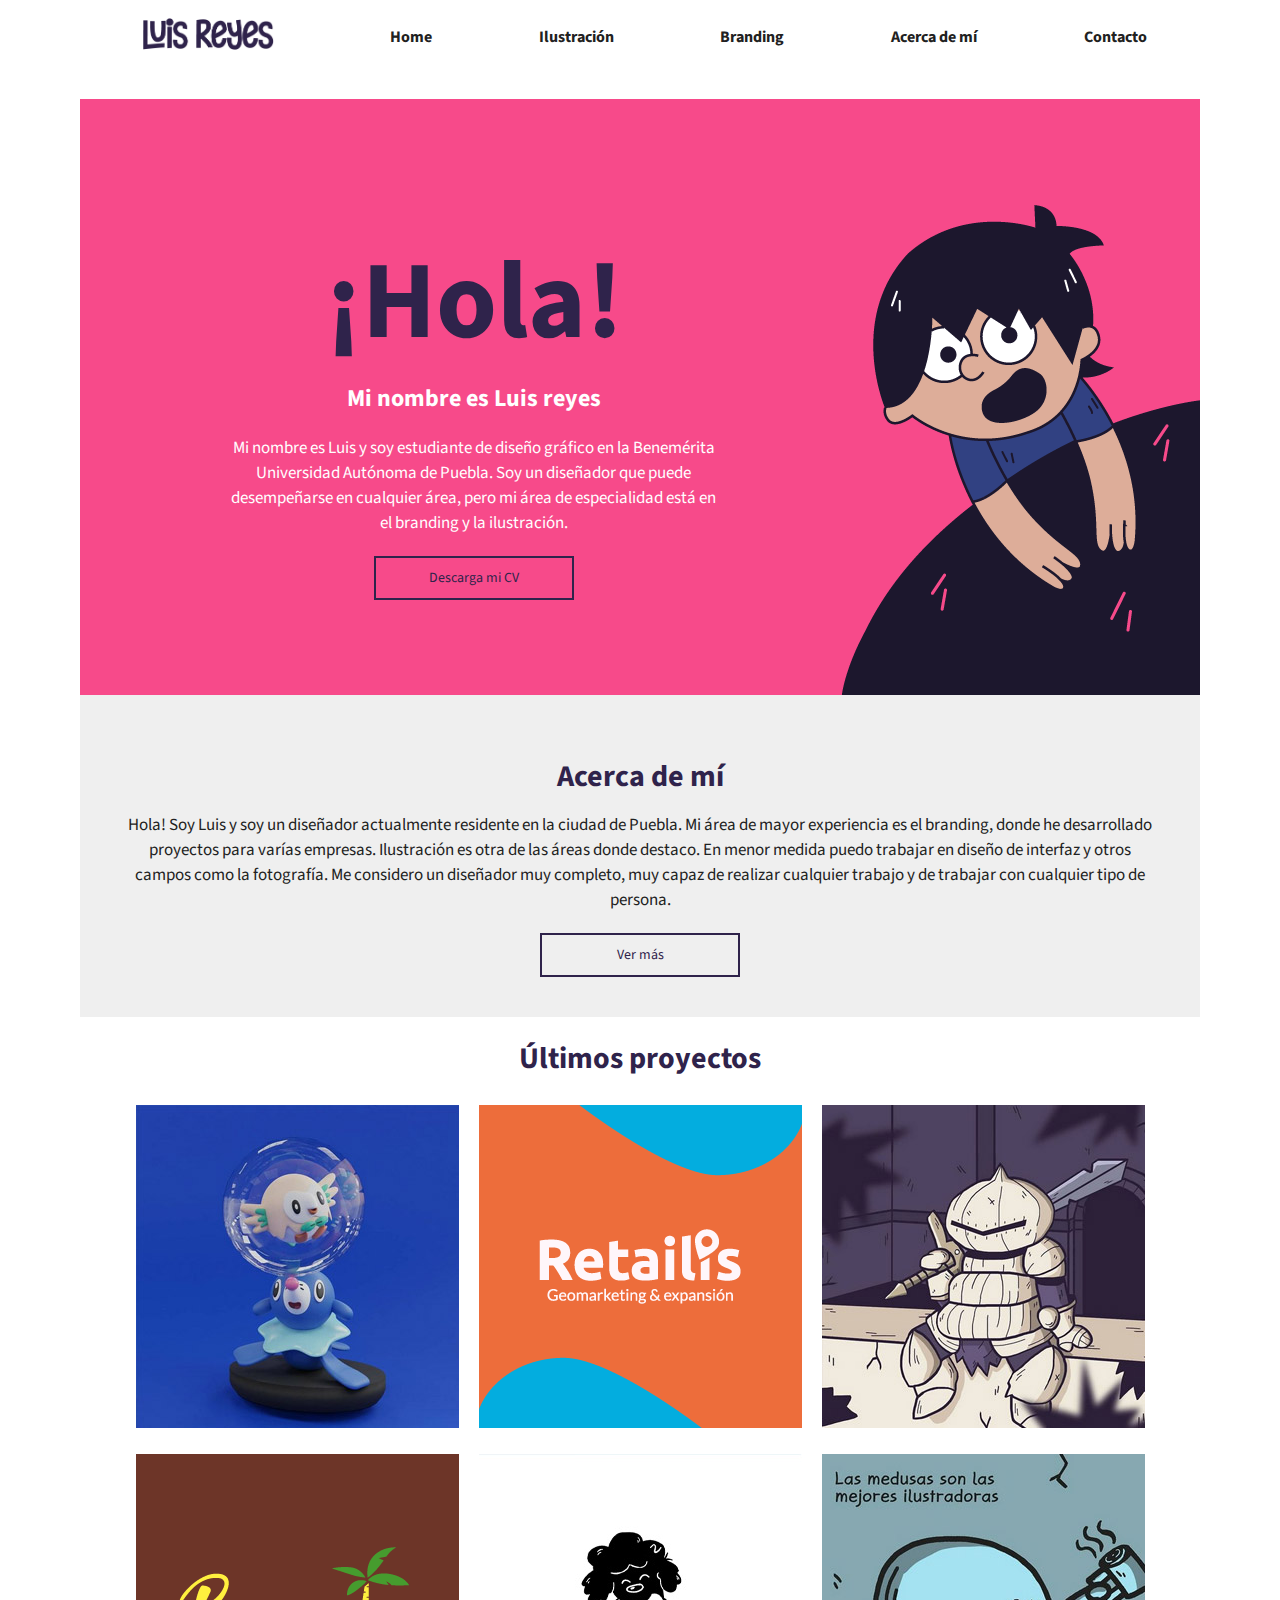
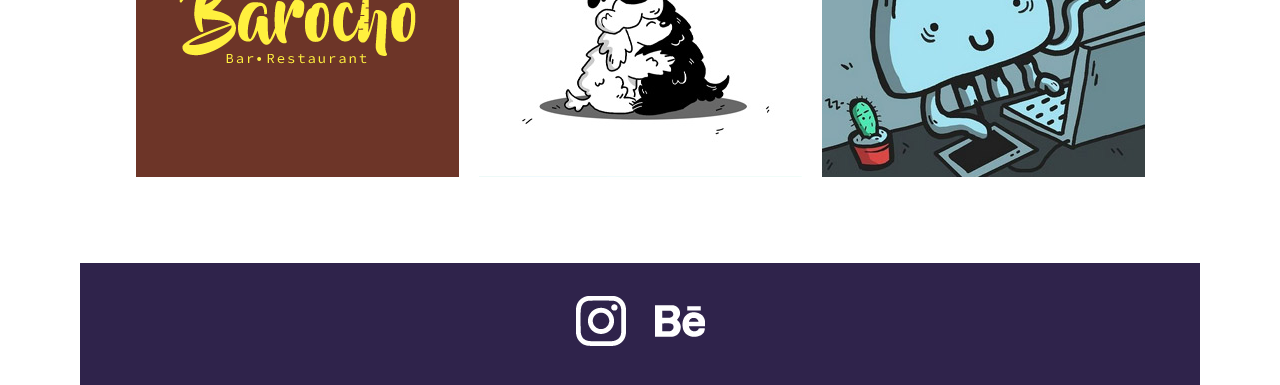
<file: index.html>
<!DOCTYPE html>
<html lang="en">
<head>
    <meta charset="UTF-8">
    <meta http-equiv="X-UA-Compatible" content="IE=edge">
    <meta name="viewport" content="width=device-width, initial-scale=1.0">
    <link rel="stylesheet" href="CSS/styles.css">
    <title>Luis Reyes - Inicio</title>
</head>

<body>
    <header>
        <a href="index.html"><img src="images/logo.png" alt="Logo" width="150px"></a>
        <a href="index.html">Home</a>
        <a href="ilustracion.html">Ilustración</a>
        <a href="branding.html">Branding</a>
        <a href="about.html">Acerca de mí</a>
        <a href="contacto.html">Contacto</a>
    </header>

    <div id="banner">
        <div class="texto">
            <h1>¡Hola!</h1>
            <h2>Mi nombre es Luis reyes</h2>
            <p>Mi nombre es Luis y soy estudiante de diseño gráfico en la Benemérita Universidad Autónoma de Puebla.  Soy un diseñador que puede desempeñarse en cualquier área, pero mi área de especialidad está en el branding y la ilustración.</p>
            <a href="Documents/ReyesRamos_CV.pdf" target="_blank"><div class="btn">Descarga mi CV</div></a>
        </div>
        <img src="images/banner.png" id="portada" alt="">
    </div>

    <div id="about">
        <h3>Acerca de mí</h3>
        <p>Hola! Soy Luis y soy un diseñador actualmente residente en la ciudad de 
            Puebla. Mi área de mayor experiencia es el branding, donde he desarrollado proyectos 
            para varías empresas. Ilustración es otra de las áreas donde destaco. En menor 
            medida puedo trabajar en diseño de interfaz y otros campos como la fotografía. 
            Me considero un diseñador muy completo, muy capaz de realizar cualquier 
            trabajo y de trabajar con cualquier tipo de persona.</p>
        <a href="about.html" target="_blank"><div class="btn">Ver más</div></a>
        </div>

    <div class="flex-container">
        <h3>Últimos proyectos</h3>
        <div class="cuadro_img"><img src="images/2.jpg" alt=""></div>
        <div class="cuadro_img"><img src="images/retailis.png" alt=""></div>
        <div class="cuadro_img"><img src="images/3.jpg" alt=""></div>
        <div class="cuadro_img"><img src="images/baroho.png" alt=""></div>
        <div class="cuadro_img"><img src="images/dibujo1.jpg" alt=""></div>
        <div class="cuadro_img"><img src="images/dibujo2.jpg" alt=""></div>
    </div>

    <footer>
        <a href="https://www.instagram.com/luiisinho/" target="_blank"><img src="images/redes sociales/instagram.png" alt=""></a>
        <a href="https://www.behance.net/luisrr" target="_blank"><img src="images/redes sociales/behance.png" alt=""></a>
    </footer>
</body>
</html>
</file>
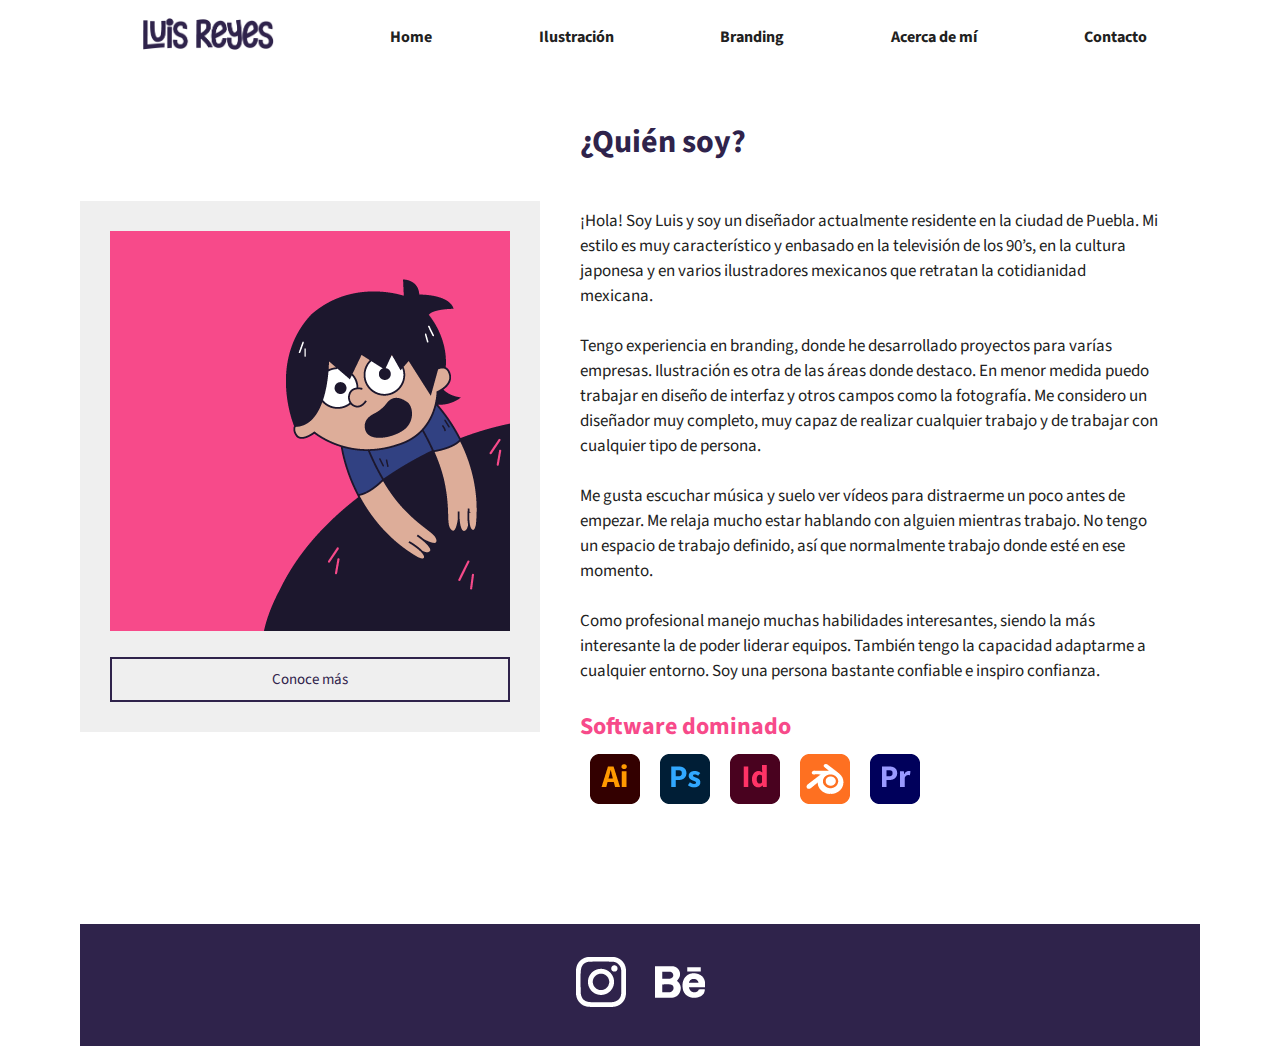
<file: about.html>
<!DOCTYPE html>
<html lang="en">
<head>
    <meta charset="UTF-8">
    <meta http-equiv="X-UA-Compatible" content="IE=edge">
    <meta name="viewport" content="width=device-width, initial-scale=1.0">
    <link rel="stylesheet" href="CSS/styles.css">
    <title>Luis Reyes - Acerca de mí</title>
</head>

<body>
    <header>
        <a href="index.html"><img src="images/logo.png" alt="Logo" width="150px"></a>
        <a href="index.html">Home</a>
        <a href="ilustracion.html">Ilustración</a>
        <a href="branding.html">Branding</a>
        <a href="about.html">Acerca de mí</a>
        <a href="contacto.html">Contacto</a>
    </header>

    <div class="flex-container2">
            <div id="sep1">
                <img src="images/aboutme.png" alt="">
                <a href="https://www.behance.net/luisrr" target="_blank"><div class="btn" style="width: 100%; text-align: center; font-size: 15px;">Conoce más</div></a>
            </div>
            <div id="sep2">
                <h1>¿Quién soy?</h1><br><br>
                <p>¡Hola! Soy Luis y soy un diseñador actualmente residente en la ciudad de Puebla. Mi estilo es muy característico y  enbasado en la televisión de los 90’s, en la cultura japonesa y en varios  ilustradores mexicanos que retratan la cotidianidad mexicana. <br><br>

                Tengo experiencia en branding, donde he desarrollado proyectos para varías empresas. Ilustración es otra de las áreas donde destaco. En menor medida puedo trabajar en diseño de interfaz y otros campos como la fotografía. Me considero un diseñador muy completo, muy capaz de realizar cualquier trabajo y de trabajar con cualquier tipo de persona.<br><br>
                
                Me gusta escuchar música y suelo ver vídeos para distraerme un poco antes de empezar. Me relaja mucho estar hablando con alguien mientras trabajo. No tengo un espacio de trabajo definido, así que normalmente trabajo donde esté en ese momento. <br><br>
                
                Como profesional manejo muchas habilidades interesantes, siendo la más interesante la de poder liderar equipos. También tengo la capacidad adaptarme a cualquier entorno. Soy una persona bastante confiable e inspiro confianza. 
                <br><br></p>
                <h2 style="color: #F74A8A;">Software dominado</h2>
                <div id="cuadro_rss">
                    <img src="images/adobe icons/ai.png" alt="">
                    <img src="images/adobe icons/ps.png" alt="">
                    <img src="images/adobe icons/id.png" alt="">
                    <img src="images/adobe icons/blender.png" alt="">
                    <img src="images/adobe icons/pr.png" alt="">
                </div>
            </div>
    </div>

    <footer>
        <a href="https://www.instagram.com/luiisinho/" target="_blank"><img src="images/redes sociales/instagram.png" alt=""></a>
        <a href="https://www.behance.net/luisrr" target="_blank"><img src="images/redes sociales/behance.png" alt=""></a>
    </footer>
</body>
</html>
</file>
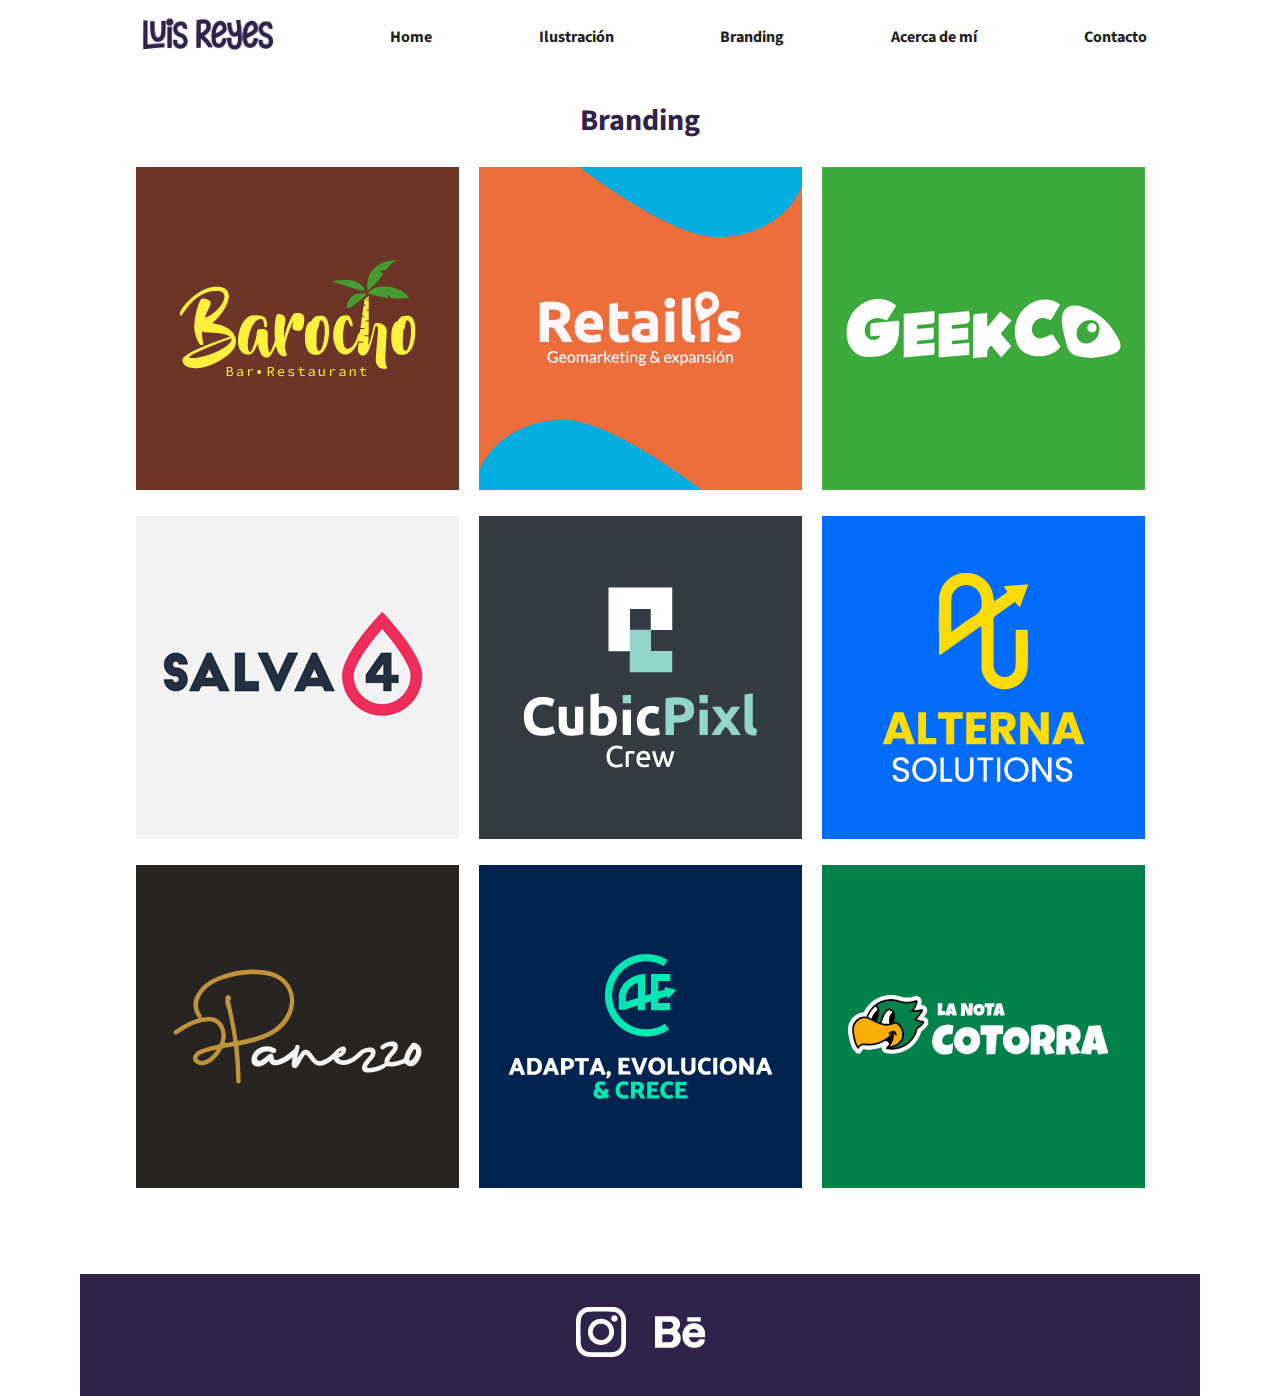
<file: branding.html>
<!DOCTYPE html>
<html lang="en">
<head>
    <meta charset="UTF-8">
    <meta http-equiv="X-UA-Compatible" content="IE=edge">
    <meta name="viewport" content="width=device-width, initial-scale=1.0">
    <link rel="stylesheet" href="CSS/styles.css">
    <title>Luis Reyes - Branding</title>
</head>

<body>
    <header>
        <a href="index.html"><img src="images/logo.png" alt="Logo" width="150px"></a>
        <a href="index.html">Home</a>
        <a href="ilustracion.html">Ilustración</a>
        <a href="branding.html">Branding</a>
        <a href="about.html">Acerca de mí</a>
        <a href="contacto.html">Contacto</a>
    </header>

    <div class="flex-container">
        <h3>Branding</h3>
        <div class="cuadro_img"><img src="images/baroho.png" alt="Barocho"></div>
        <div class="cuadro_img"><img src="images/retailis.png" alt="Retailis"></div>
        <div class="cuadro_img"><img src="images/geecko.jpg" alt="Geecko"></div>
        <div class="cuadro_img"><img src="images/salva4.jpg" alt="salva4"></div>
        <div class="cuadro_img"><img src="images/cubicpxl.png" alt="cubic-pixel"></div>
        <div class="cuadro_img"><img src="images/alterna.png" alt="alterna-solutions"></div>
        <div class="cuadro_img"><img src="images/panezzo.png" alt="Panezzo"></div>
        <div class="cuadro_img"><img src="images/crea-adapta.png" alt="Adapta-crea"></div>
        <div class="cuadro_img"><img src="images/nota-cotorra.png" alt="Nota-cotorra"></div>
    </div>

    <footer>
        <a href="https://www.instagram.com/luiisinho/" target="_blank"><img src="images/redes sociales/instagram.png" alt=""></a>
        <a href="https://www.behance.net/luisrr" target="_blank"><img src="images/redes sociales/behance.png" alt=""></a>
    </footer>
</body>
</html>
</file>
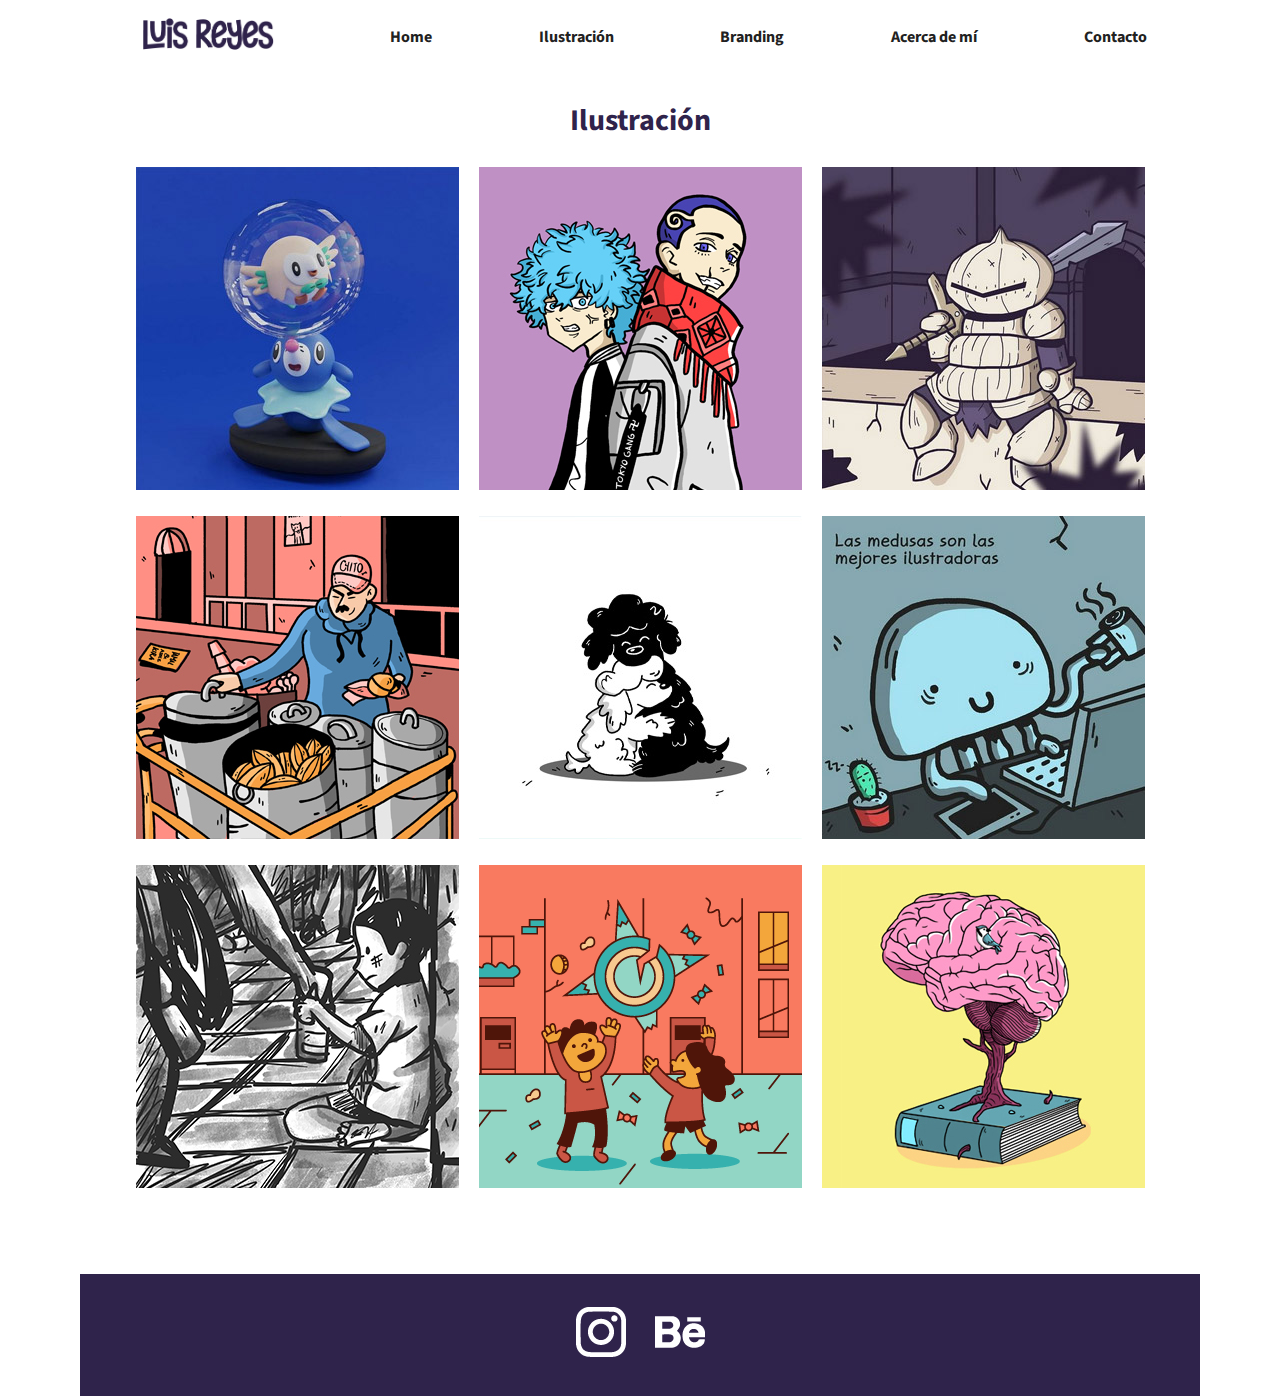
<file: ilustracion.html>
<!DOCTYPE html>
<html lang="en">
<head>
    <meta charset="UTF-8">
    <meta http-equiv="X-UA-Compatible" content="IE=edge">
    <meta name="viewport" content="width=device-width, initial-scale=1.0">
    <link rel="stylesheet" href="CSS/styles.css">
    <title>Luis Reyes - Ilustracion</title>
</head>

<body>
    <header>
        <a href="index.html"><img src="images/logo.png" alt="Logo" width="150px"></a>
        <a href="index.html">Home</a>
        <a href="ilustracion.html">Ilustración</a>
        <a href="branding.html">Branding</a>
        <a href="about.html">Acerca de mí</a>
        <a href="contacto.html">Contacto</a>
    </header>

    <div class="flex-container">
        <h3>Ilustración</h3>
        <div class="cuadro_img"><img src="images/2.jpg" alt="Popplio"></div>
        <div class="cuadro_img"><img src="images/tokyo-revengers.jpg" alt="little brothers"></div>
        <div class="cuadro_img"><img src="images/3.jpg" alt="Despues-de-la-Batalla"></div>
        <div class="cuadro_img"><img src="images/tamalero.jpg" alt="tamalero"></div>
        <div class="cuadro_img"><img src="images/dibujo1.jpg" alt="Las-milis"></div>
        <div class="cuadro_img"><img src="images/dibujo2.jpg" alt="medusa-ilustradora"></div>
        <div class="cuadro_img"><img src="images/pobreza.jpg" alt="Pobreza"></div>
        <div class="cuadro_img"><img src="images/piñata.png" alt="Piñata"></div>
        <div class="cuadro_img"><img src="images/lectura.jpg" alt="cartel-lectura"></div>
    </div>

    <footer>
        <a href="https://www.instagram.com/luiisinho/" target="_blank"><img src="images/redes sociales/instagram.png" alt=""></a>
        <a href="https://www.behance.net/luisrr" target="_blank"><img src="images/redes sociales/behance.png" alt=""></a>
    </footer>
</body>
</html>
</file>
<file: CSS/styles.css>
@charset "utf-8";
@import url('https://fonts.googleapis.com/css2?family=Source+Sans+Pro:wght@400;700&display=swap');

*{
    box-sizing: border-box;
    font-family: 'Source Sans Pro', sans-serif;
    color:#212121;
    margin: 0 auto;
}

header{
    width: 100%;
    display: flex;
    flex-direction: column;
    align-items: center;
}

header a{
    text-decoration: none;
    font-weight: bold;
    margin-bottom: 5px;
}

header a:hover{
    color:#F74A8A;
}

.flex-container{
    display: flex;
    flex-direction: column;
    flex-wrap: wrap;
    align-items: center;
}

h3{
    width: 100%;
    text-align: center;
    color:#2F234B;
    margin-bottom: 15px;
    margin-top: 20px;
}

.cuadro_img{
    margin-bottom: 20px;
    transition: transform .2s; /* Animation */
}

.cuadro_img:hover {
    transform: scale(0.9);
}

footer{
    width: 100%;
    padding: 20px;
    background-color: #2F234B;
    text-align: center;
    color:white;
    margin-top: 70px;
}

footer img{
    margin:13px;
    transition: transform .2s; /* Animation */
}

footer img:hover{
    transform: scale(0.9);
}

#about{
    display: flex;
    flex-direction: column;
    background-color: #EFEFEF;
    text-align: center;
    padding: 40px;
    align-items: center;
}

.btn {
    width: 200px;
    border: 2px solid #2F234B;
    color: #2F234B;
    padding: 10px;
    font-size: 14px;
    cursor: pointer;
    margin-top: 20px;
}

.btn:hover {
    background: #2F234B;
    color: white;
}

p{
    line-height: 25px;
    font-size: 16px;
}

a{
    text-decoration: none;
}

#banner{
    display: flex;
    flex-direction: column;
    align-items: center;
    margin-top: 20px;
    background-color: #F74A8A;
    padding: 30px 30px 0px 30px;
    text-align: center;
    padding-right: 0;
}

.texto{
    padding-right: 30px;
}

#banner h1{
    color:#2F234B;
    font-size: 50px;
}

#banner h2{
    color:white;
    font-size: 24px;
    margin-bottom: 20px;
    text-align: center;
}

#banner p{
    color:white;
}

#portada{
    width: 100%;
}

.flex-container2{
    display: flex;
    flex-direction: column;
    align-items: center;
}

#sep1{
    flex: 4;
    flex-direction: c;
    padding: 30px;
    background-color: #EFEFEF;
}

#sep1 img{
    width: 100%;
}

#sep2{
    flex: 7;
    padding: 40px;
}

#sep2 h1,h2{
    color: #2F234B;
    text-align: center;
}

#cuadro_rss{
    width: 100%;
    display: flex;
    flex-wrap: wrap;
}

#cuadro_rss img{
    margin:10px;
}


@media screen and (min-width: 650px) {

    body{
        margin-left: 80px;
        margin-right: 80px;
    }

    header{
        flex-direction: column;
    }

    .flex-container{
        width: 100%;
        display: flex;
        flex-wrap: wrap;
        flex-direction: row;
        justify-content: center;
        align-items: center;
    }    

    .cuadro_img{
        margin: 10px;
    }

    #banner{
        flex-direction: column;
        margin-bottom: 0px;
    }

    .texto{
        align-items: flex-start;
        justify-content: flex-start;
        padding:30px;
    }

    p{
        font-size: 17px;
    }


    #sep1 img{
        width: 400px;
    }

    #cuadro_rss{
        width: 100%;
        justify-content: center;
    }
}

@media screen and (min-width: 1200px) {

    .flex-container2{
        flex-direction: row;
    }
    header{
        flex-direction: row;
        justify-content: space-between;
    }

    h3{
        font-size: 30px;
    }

    #banner{
        flex-direction: row;
        padding-right: 0;
        padding-bottom: 0;
    }

    .texto{
        text-align: center;
        margin-left: 90px;
        justify-content: flex-start;
        align-items: flex-start;
    }

    #banner h1{
        font-size: 110px;
    }

    #sep1{
        flex-direction: row;
    }

    #sep2 h1, h2{
        text-align: left;
    }

    #cuadro_rss{
        justify-content: flex-start;
    }

}
</file>
